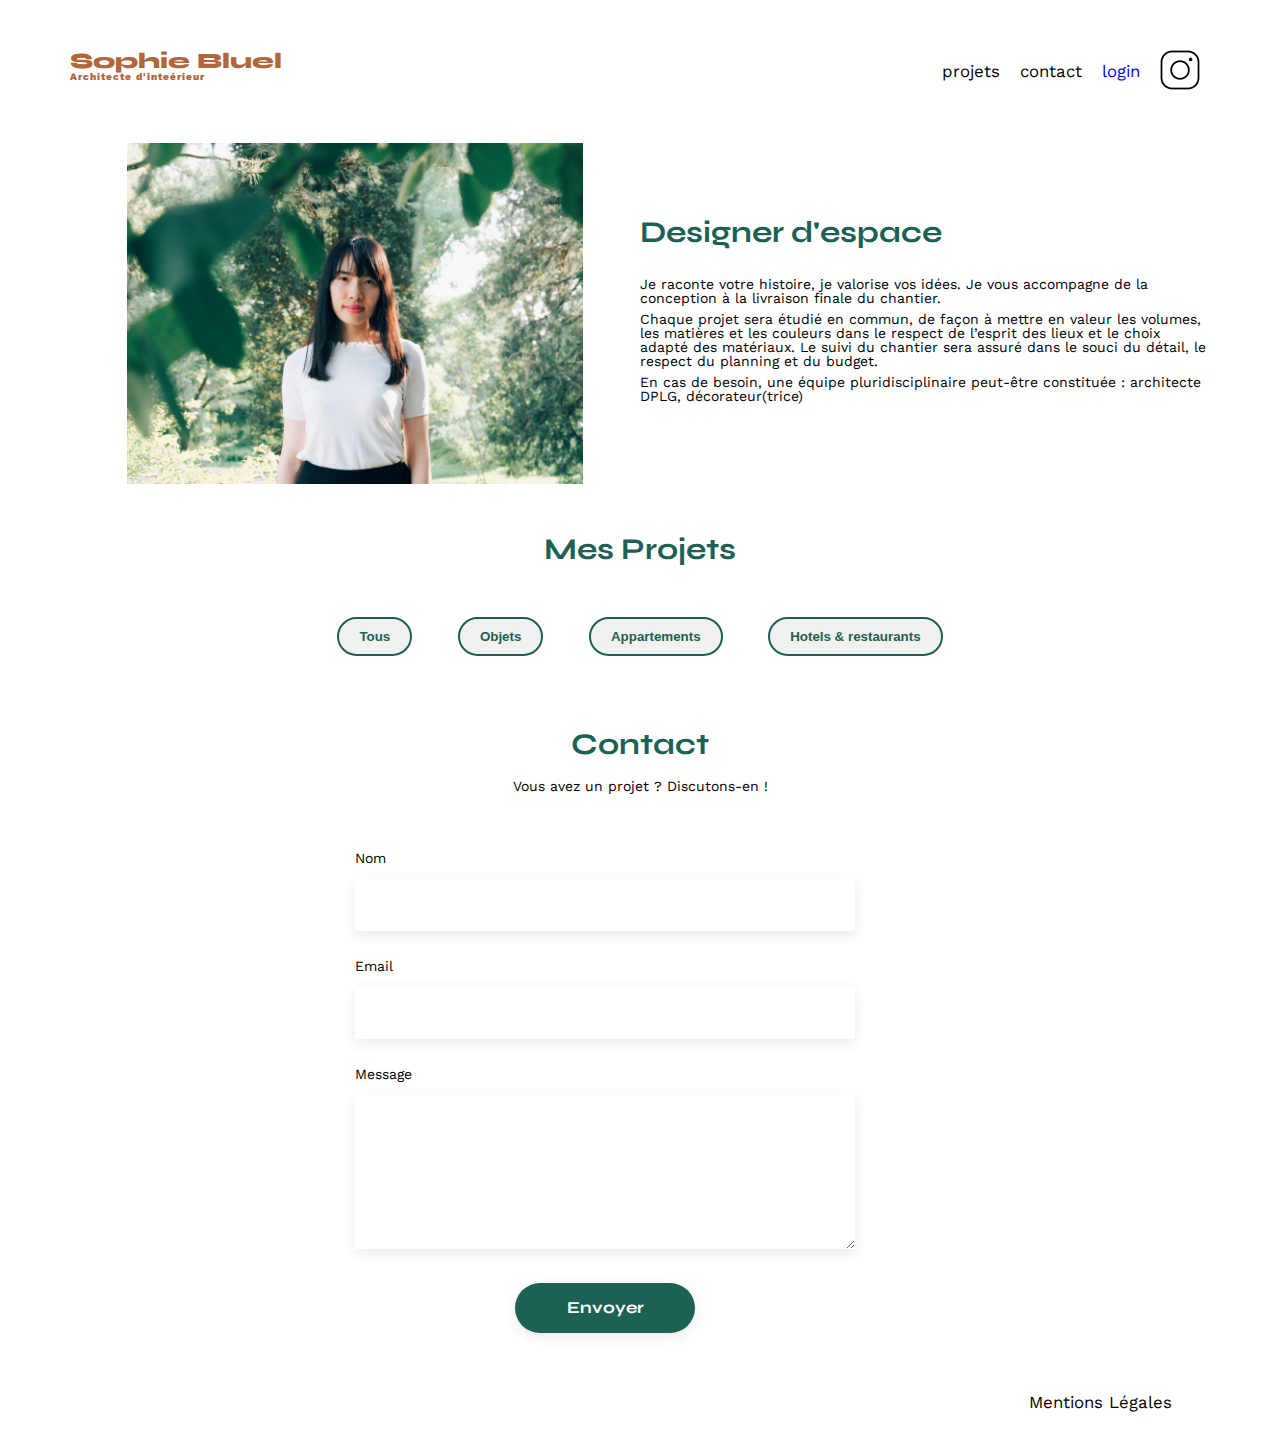
<file: FrontEnd/index.html>
<!DOCTYPE html>
<html lang="fr">
<head>
	<meta charset="UTF-8">
	<title>Sophie Bluel - Architecte d'intérieur</title>
	<meta name="viewport" content="width=device-width, initial-scale=1.0">
	<link rel="preconnect" href="https://fonts.googleapis.com">
	<link rel="preconnect" href="https://fonts.gstatic.com" crossorigin>
	<link href="https://fonts.googleapis.com/css2?family=Syne:wght@700;800&family=Work+Sans&display=swap" rel="stylesheet">
	<meta name="description" content="">
	<link rel="stylesheet" href="./assets/style.css">
</head>
<body>
<header>
	<h1>Sophie Bluel <span>Architecte d'inteérieur</span></h1>
	<nav>
		<ul>
			<li>projets</li>
			<li>contact</li>
			<li><a href="./login.html">login</a></li>
			<li><img src="./assets/icons/instagram.png" alt="Instagram"></li>
		</ul>
	</nav>
</header>
<main>
	<section id="introduction">
		<figure>
			<img src="./assets/images/sophie-bluel.png" alt="">
		</figure>
		<article>
			<h2>Designer d'espace</h2>
			<p>Je raconte votre histoire, je valorise vos idées. Je vous accompagne de la conception à la livraison finale du chantier.</p>
			<p>Chaque projet sera étudié en commun, de façon à mettre en valeur les volumes, les matières et les couleurs dans le respect de l’esprit des lieux et le choix adapté des matériaux. Le suivi du chantier sera assuré dans le souci du détail, le respect du planning et du budget.</p>
			<p>En cas de besoin, une équipe pluridisciplinaire peut-être constituée : architecte DPLG, décorateur(trice)</p>
		</article>
	</section>
	<section id="portfolio">
		<h2>Mes Projets</h2>
		<!-- content boutton filtre-->
		<div id="content-boutton-filtre"> 
			<button id='btn-tous' data-filtre ='Tous' class="btn-filtre">Tous </button>
			<button id='btn-objets' data-filtre ='Objets' class="btn-filtre">Objets</button>
			<button id='btn-appartements' data-filtre ='Appartements'class="btn-filtre">Appartements </button>
			<button id='btn-HR' data-filtre ='Hotels & restaurants'class="btn-filtre">Hotels & restaurants</button>
		</div>
		<!-- contente galery -->
		<div class="gallery" id="content-galery">
			<!-- <figure>
				<img src="assets/images/abajour-tahina.png" alt="Abajour Tahina">
				<figcaption>Abajour Tahina</figcaption>
			</figure>
			<figure>
				<img src="assets/images/appartement-paris-v.png" alt="Appartement Paris V">
				<figcaption>Appartement Paris V</figcaption>
			</figure>
			<figure>
				<img src="assets/images/restaurant-sushisen-londres.png" alt="Restaurant Sushisen - Londres">
				<figcaption>Restaurant Sushisen - Londres</figcaption>
			</figure>
			<figure>
				<img src="assets/images/la-balisiere.png" alt="Villa “La Balisiere” - Port Louis">
				<figcaption>Villa “La Balisiere” - Port Louis</figcaption>
			</figure>
			<figure>
				<img src="assets/images/structures-thermopolis.png" alt="Structures Thermopolis">
				<figcaption>Structures Thermopolis</figcaption>
			</figure>
			<figure>
				<img src="assets/images/appartement-paris-x.png" alt="Appartement Paris X">
				<figcaption>Appartement Paris X</figcaption>
			</figure>
			<figure>
				<img src="assets/images/le-coteau-cassis.png" alt="Pavillon “Le coteau” - Cassis">
				<figcaption>Pavillon “Le coteau” - Cassis</figcaption>
			</figure>
			<figure>
				<img src="assets/images/villa-ferneze.png" alt="Villa Ferneze - Isola d’Elba">
				<figcaption>Villa Ferneze - Isola d’Elba</figcaption>
			</figure>
			<figure>
				<img src="assets/images/appartement-paris-xviii.png" alt="Appartement Paris XVIII">
				<figcaption>Appartement Paris XVIII</figcaption>
			</figure>
			<figure>
				<img src="assets/images/bar-lullaby-paris.png" alt="Bar “Lullaby” - Paris">
				<figcaption>Bar “Lullaby” - Paris</figcaption>
			</figure>
			<figure>
				<img src="assets/images/hotel-first-arte-new-delhi.png" alt="Hotel First Arte - New Delhi">
				<figcaption>Hotel First Arte - New Delhi</figcaption>
			</figure> -->
		</div>
	</section>
	<section id="contact">
		<h2>Contact</h2>
		<p>Vous avez un projet ? Discutons-en !</p>
		<form action="#" method="post">
			<label for="name">Nom</label>
			<input type="text" name="name" id="name">
			<label for="email">Email</label>
			<input type="email" name="email" id="email">
			<label for="message">Message</label>
			<textarea name="message" id="message" cols="30" rows="10"></textarea>
			<input type="submit" value="Envoyer">
		</form>
	</section>
</main>

<footer>
	<nav>
		<ul>
			<li>Mentions Légales</li>
		</ul>
	</nav>
</footer>
</body>
<script src="./script.js"></script>
</html>
</file>
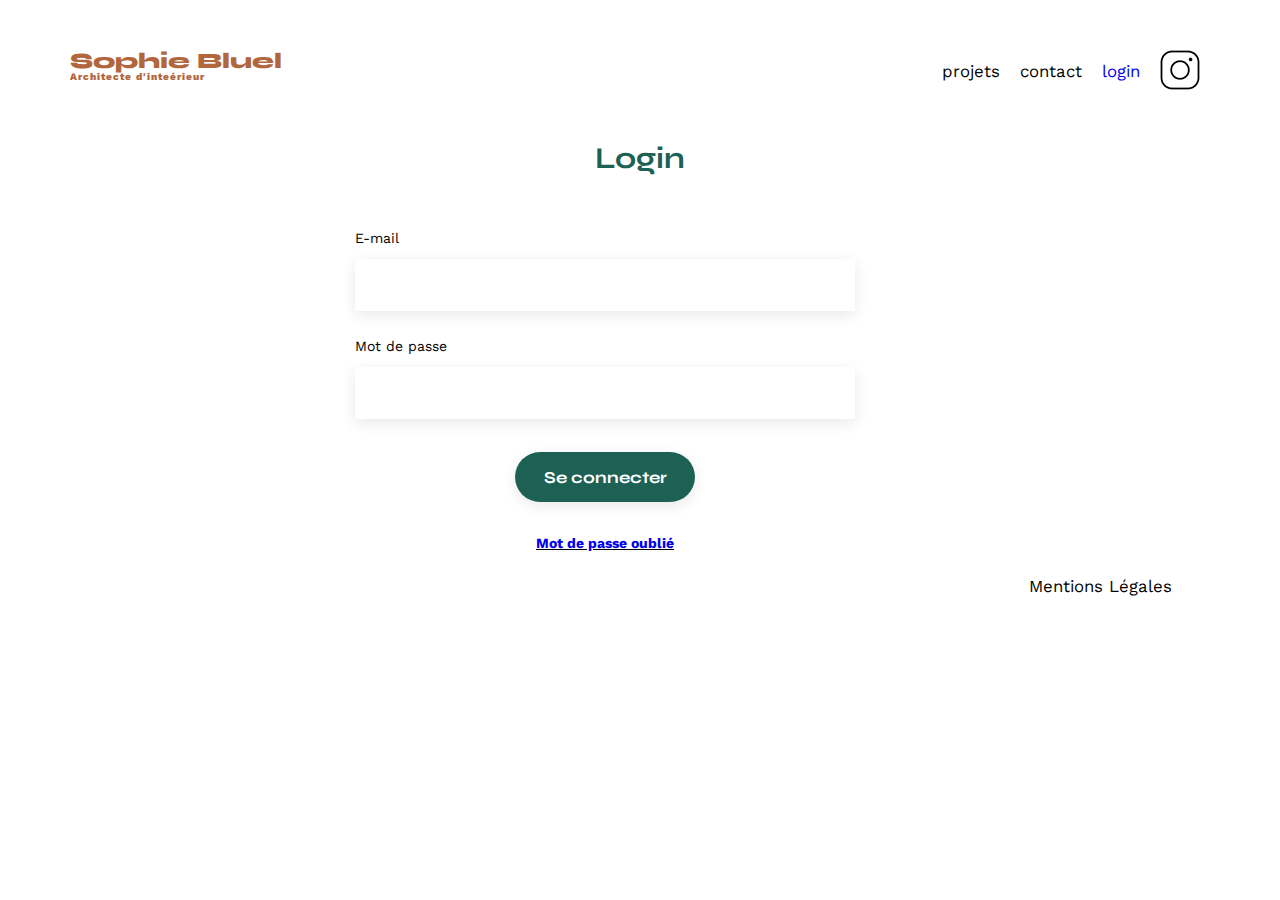
<file: FrontEnd/login.html>
<!DOCTYPE html>
<html lang="fr">
<head>
	<meta charset="UTF-8">
	<title>Sophie Bluel - Architecte d'intérieur</title>
	<meta name="viewport" content="width=device-width, initial-scale=1.0">
	<link rel="preconnect" href="https://fonts.googleapis.com">
	<link rel="preconnect" href="https://fonts.gstatic.com" crossorigin>
	<link href="https://fonts.googleapis.com/css2?family=Syne:wght@700;800&family=Work+Sans&display=swap" rel="stylesheet">
	<meta name="description" content="">
	<link rel="stylesheet" href="./assets/style.css">
</head>
<body>
<header>
	<h1>Sophie Bluel <span>Architecte d'inteérieur</span></h1>
	<nav>
		<ul>
			<li>projets</li>
			<li>contact</li>
			<li><a href="./login.html">login</a></li>
			<li><img src="./assets/icons/instagram.png" alt="Instagram"></li>
		</ul>
	</nav>
</header>
<main>
	
    <section id="contact" class="section-login">
		<h2>Login</h2>
		<form id="form-login" action="/" method="POST">

		  <label for="email">E-mail</label>
		  <input  id="email" type="email" name="email"  maxlength="50"/>
		  <label for="password">Mot de passe</label>
		  <input  id="password" name="password" type="password"></input>
		  <h1 id="error-message-connexion"></h1>
		  <input type="submit" value="Se connecter" />
		  <h3 class="link-form-contact"><a href="#">Mot de passe oublié</a></h3>

		</form>
	  </section>
</main>

<footer>
	<nav>
		<ul>
			<li>Mentions Légales</li>
		</ul>
	</nav>
</footer>
</body>

<script src="./login.js"></script>
</html>
</file>
<file: FrontEnd/assets/style.css>
/* http://meyerweb.com/eric/tools/css/reset/
   v2.0 | 20110126
   License: none (public domain)
*/

html, body, div, span, applet, object, iframe,
h1, h2, h3, h4, h5, h6, p, blockquote, pre,
a, abbr, acronym, address, big, cite, code,
del, dfn, em, img, ins, kbd, q, s, samp,
small, strike, strong, sub, sup, tt, var,
b, u, i, center,
dl, dt, dd, ol, ul, li,
fieldset, form, label, legend,
table, caption, tbody, tfoot, thead, tr, th, td,
article, aside, canvas, details, embed,
figure, figcaption, footer, header, hgroup,
menu, nav, output, ruby, section, summary,
time, mark, audio, video {
	margin: 0;
	padding: 0;
	border: 0;
	font-size: 100%;
	font: inherit;
	vertical-align: baseline;
	text-decoration: none;
	/* color: black; */
}

/* HTML5 display-role reset for older browsers */
article, aside, details, figcaption, figure,
footer, header, hgroup, menu, nav, section {
	display: block;
}
body {
	line-height: 1;
}
ol, ul {
	list-style: none;
}
blockquote, q {
	quotes: none;
}
blockquote:before, blockquote:after,
q:before, q:after {
	content: '';
	content: none;
}
table {
	border-collapse: collapse;
	border-spacing: 0;
}
/** end reset css**/
body {
	max-width: 1140px;
	margin:auto;
	font-family: 'Work Sans' ;
	font-size: 14px;
}
header {
	display: flex;
	justify-content: space-between;
	margin: 50px 0
}
section {
	margin: 50px 0
}

h1{
	display: flex;
	flex-direction: column;
	font-family: 'Syne';
	font-size: 22px;
	font-weight: 800;
	color: #B1663C
}

h1 > span {
	font-family: 'Work Sans';
	font-size:10px;
	letter-spacing: 0.1em;
;
}

h2{
	font-family: 'Syne';
	font-weight: 700;
	font-size: 30px;
	color: #1D6154
}
nav ul {
	display: flex;
	align-items: center;
	list-style-type: none;

}
nav li {
	padding: 0 10px;
	font-size: 1.2em;
}

li:hover {
	color: #B1663C;
}
#introduction {
	display: flex;
	align-items: center;
}
#introduction figure {
	flex: 1
}
#introduction img {
	display: block;
	margin: auto;
	width: 80%;
}

#introduction article {
	flex: 1
}
#introduction h2 {
	margin-bottom: 1em;
}

#introduction p {
	margin-bottom: 0.5em;
}
#portfolio h2 {
	text-align: center;
	margin-bottom: 1em;
}
#content-boutton-filtre{
	display: flex;
    justify-content: center;
}
.btn-filtre
{
	background: #f1f1f1;
    color: #1d6154;
    padding: 10px 20px;
    margin: 2%;
    border-radius: 60px;
    font-weight: bold;
    border: none;
    cursor: pointer;
    border: 2px solid #1d6154;
}
.gallery {
	width: 100%;
	display: grid;
	grid-template-columns: 1fr 1fr 1fr;
	grid-column-gap: 20px;
	grid-row-gap: 20px;
}

.gallery img {
	width: 100%;

}
#contact {
	width: 50%;
 	margin: auto;
}
#contact > * {
	text-align: center;

}
#contact h2{
	margin-bottom: 20px;
}
#contact form {
	text-align: left;
	margin-top:30px;
	display: flex;
	flex-direction: column;
}

#contact input, .container-login input {
	height: 50px;
	font-size: 1.2em;
	border: none;
	box-shadow: 0px 4px 14px rgba(0, 0, 0, 0.09);
}
#contact label, .container-login label {
	margin: 2em 0 1em 0;
}
#contact textarea {
	border: none;
	box-shadow: 0px 4px 14px rgba(0, 0, 0, 0.09);
}

input[type="submit"]{
	font-family: 'Syne';
	font-weight: 700;
	color: white;
	background-color: #1D6154;
	margin : 2em auto ;
	width: 180px;
	text-align: center;
	border-radius: 60px ;
}

footer nav ul {
	display: flex;
	justify-content: flex-end;
	margin: 2em
}


/************* Page de  login **********/
form{
	width: 500px;
	display: flex;
	flex-direction: column;
	justify-content: center;
	
};

#title-login {
	width:'100%';
	text-align: center;
	color:#1D6154;
	margin: 2rem 0;
}

.link-form-contact {
	text-decoration: underline;
	text-align: center;
	font-weight: bold;
  }
.boutton-mot-passe {
	display: flex;
	align-items: center;
 	text-decoration: rev;

}
</file>
